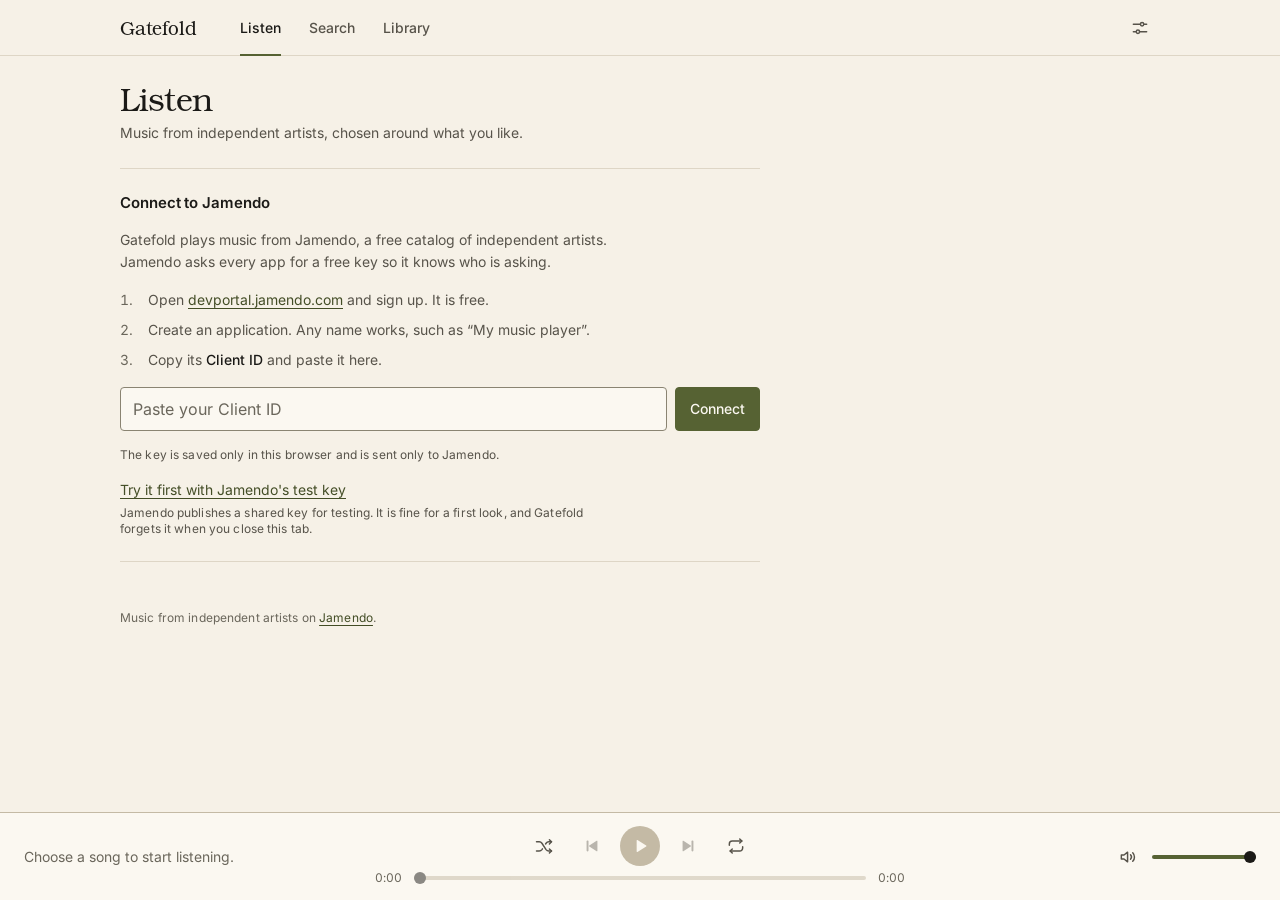
<file: src/index.html>
<!DOCTYPE html>
<html lang="en">
<head>
<meta charset="utf-8">
<meta name="viewport" content="width=device-width, initial-scale=1, viewport-fit=cover">
<meta name="theme-color" content="#F6F1E7">
<meta name="color-scheme" content="light">
<meta name="description" content="A personal, ad-free player for independent music from Jamendo.">
<title>Gatefold</title>
<link rel="icon" href="data:image/svg+xml,%3Csvg xmlns='http://www.w3.org/2000/svg' viewBox='0 0 32 32'%3E%3Crect width='32' height='32' rx='4' fill='%23566233'/%3E%3Ccircle cx='16' cy='16' r='8' fill='none' stroke='%23F6F1E7' stroke-width='2'/%3E%3Ccircle cx='16' cy='16' r='2' fill='%23F6F1E7'/%3E%3C/svg%3E">
<link rel="stylesheet" href="css/tokens.css">
<link rel="stylesheet" href="css/fonts.css">
<link rel="stylesheet" href="css/app.css">
</head>
<body>
<a class="skip" href="#main" id="skip">Skip to content</a>

<header class="masthead">
  <div class="masthead__in">
    <a class="wordmark" href="#listen">Gatefold</a>
    <nav class="nav" aria-label="Areas">
      <a href="#listen" data-nav="listen">Listen</a>
      <a href="#search" data-nav="search">Search</a>
      <a href="#library" data-nav="library">Library</a>
    </nav>
    <div class="masthead__end">
      <button class="iconbtn" type="button" id="open-settings" aria-label="Settings" title="Settings" data-icon="settings"></button>
    </div>
  </div>
</header>

<div class="banner" id="banner" hidden></div>

<main class="main" id="main" tabindex="-1">
  <div id="view"></div>
</main>

<section class="player" id="player" aria-label="Player"></section>
<section class="sheet" id="sheet" aria-label="Now playing" aria-hidden="true"></section>

<nav class="tabs" id="tabs" aria-label="Areas">
  <a href="#listen" data-nav="listen" data-icon="listen">Listen</a>
  <a href="#search" data-nav="search" data-icon="search">Search</a>
  <a href="#library" data-nav="library" data-icon="library">Library</a>
</nav>

<div id="toast" role="status" aria-live="polite"></div>
<div id="live" class="sr-only" aria-live="polite"></div>
<div id="layer"></div>

<noscript><p style="padding:24px;font-family:sans-serif">Gatefold needs JavaScript turned on to play music.</p></noscript>

<script src="js/util.js"></script>
<script src="js/store.js"></script>
<script src="js/catalog.js"></script>
<script src="js/playlists.js"></script>
<script src="js/taste.js"></script>
<script src="js/player.js"></script>
<script src="js/ui.js"></script>
<script src="js/playerbar.js"></script>
<script src="js/settings.js"></script>
<script src="js/view-listen.js"></script>
<script src="js/view-search.js"></script>
<script src="js/view-library.js"></script>
<script src="js/app.js"></script>
</body>
</html>
</file>
<file: src/css/tokens.css>
/* Gatefold design tokens.
   Every colour, type size, spacing value and motion timing used by the app
   is defined here once and referenced everywhere else. */

:root {
  /* ---- Colour: warm ivory paper, near-black ink, one olive accent ---- */
  --paper: #F6F1E7;          /* page surface */
  --paper-raised: #FBF8F1;   /* player, menus, dialogs, inputs */
  --paper-sunk: #EEE7D9;     /* hover, placeholders, fallback artwork */
  --paper-press: #E6DECD;    /* pressed state */
  --ink: #1B1A17;            /* primary text, 15.5:1 on paper */
  --ink-2: #57534A;          /* artist/album text, 6.8:1 */
  --ink-3: #6A665B;          /* secondary labels, 5.1:1 */
  --rule: #DED6C6;           /* hairline dividers */
  --rule-strong: #C4BAA5;    /* player edge, slider track */
  --edge: #8A8472;           /* input and menu borders, 3:1+ */
  --olive: #566233;          /* the accent: 5.9:1 on paper */
  --olive-deep: #434D26;     /* accent, hovered or pressed */
  --olive-wash: #E8EAD9;     /* accent tint for selected chips */
  --scrim: rgba(27, 26, 23, 0.36);

  /* ---- Type: two families, both embedded ---- */
  --font-display: "TeX Gyre Bonum", "Bookman Old Style", "URW Bookman", Bookman, Georgia, "Times New Roman", serif;
  --font-ui: "Inter", system-ui, -apple-system, "Segoe UI", Roboto, "Helvetica Neue", Arial, sans-serif;

  /* role: weight size/line-height family, then letter-spacing */
  --type-heading: 400 2rem/2.375rem var(--font-display);        /* 32/38 main headings */
  --track-heading: -0.01em;
  --type-section: 600 0.9375rem/1.25rem var(--font-ui);          /* 15/20 section headings */
  --track-section: -0.005em;
  --type-title: 500 0.9375rem/1.25rem var(--font-ui);            /* 15/20 song titles */
  --track-title: -0.005em;
  --type-meta: 400 0.8125rem/1.125rem var(--font-ui);            /* 13/18 artist and album */
  --type-ui: 500 0.875rem/1.25rem var(--font-ui);                /* 14/20 buttons and navigation */
  --type-body: 400 0.875rem/1.375rem var(--font-ui);             /* 14/22 sentences */
  --type-label: 400 0.75rem/1rem var(--font-ui);                 /* 12/16 secondary labels */
  --track-label: 0.01em;
  --type-input: 400 1rem/1.5rem var(--font-ui);                  /* 16/24: stops phones zooming on focus */

  /* ---- Space: 4 px grid ---- */
  --s1: 4px;
  --s2: 8px;
  --s3: 12px;
  --s4: 16px;
  --s5: 24px;
  --s6: 32px;
  --s7: 48px;

  --page-pad: 32px;
  --content-max: 1040px;
  --section-gap: 32px;

  --bar-h: 56px;        /* top bar */
  --tabs-h: 56px;       /* phone tab bar */
  --row-h: 56px;        /* song row */
  --art-row: 40px;      /* artwork in a row */
  --art-header: 160px;  /* playlist header artwork */
  --player-h: 88px;     /* desktop player */
  --mini-h: 64px;       /* phone mini player */
  --hit: 40px;          /* icon button size */
  --clearance: 24px;    /* space between content and the player */

  --radius-art: 2px;
  --radius-ctl: 4px;

  /* ---- Motion: the only three animated treatments ---- */
  --press-ms: 90ms;         /* 1. press feedback */
  --move-ms: 180ms;         /* 2. playlist rows gliding to new places */
  --sheet-in-ms: 240ms;     /* 3. phone player expanding */
  --sheet-out-ms: 200ms;    /*    and collapsing */
  --ease-out: cubic-bezier(0.2, 0, 0, 1);

  /* ---- Layers ---- */
  --z-bar: 20;
  --z-player: 30;
  --z-sheet: 40;
  --z-menu: 50;
  --z-toast: 60;
}

/* Phones */
@media (max-width: 719px) {
  :root {
    --page-pad: 16px;
    --section-gap: 24px;
    --type-heading: 400 1.625rem/2rem var(--font-display);       /* 26/32 */
    --art-header: 104px;
    --hit: 44px;
    --bar-h: 48px;
  }
}

/* Reduced motion: every treatment becomes an instant state change */
@media (prefers-reduced-motion: reduce) {
  :root {
    --press-ms: 0ms;
    --move-ms: 0ms;
    --sheet-in-ms: 0ms;
    --sheet-out-ms: 0ms;
  }
}
</file>
